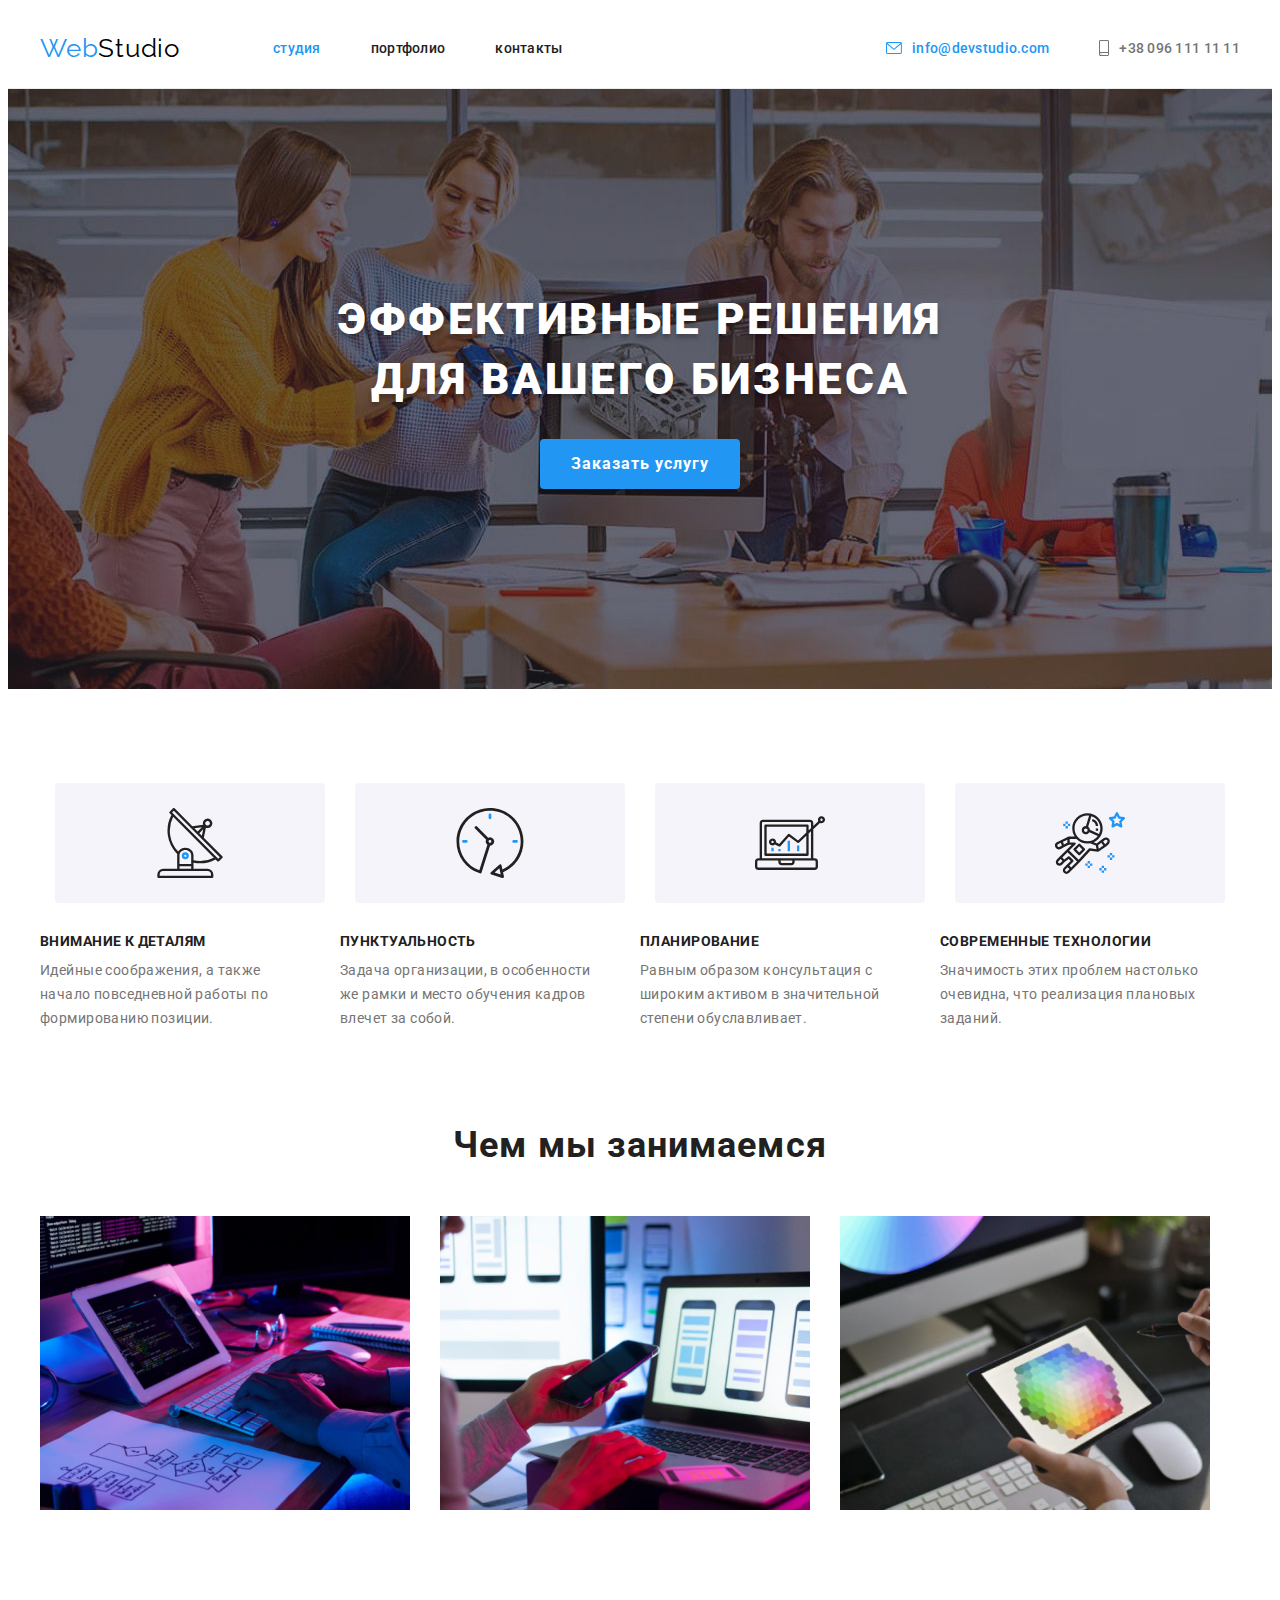
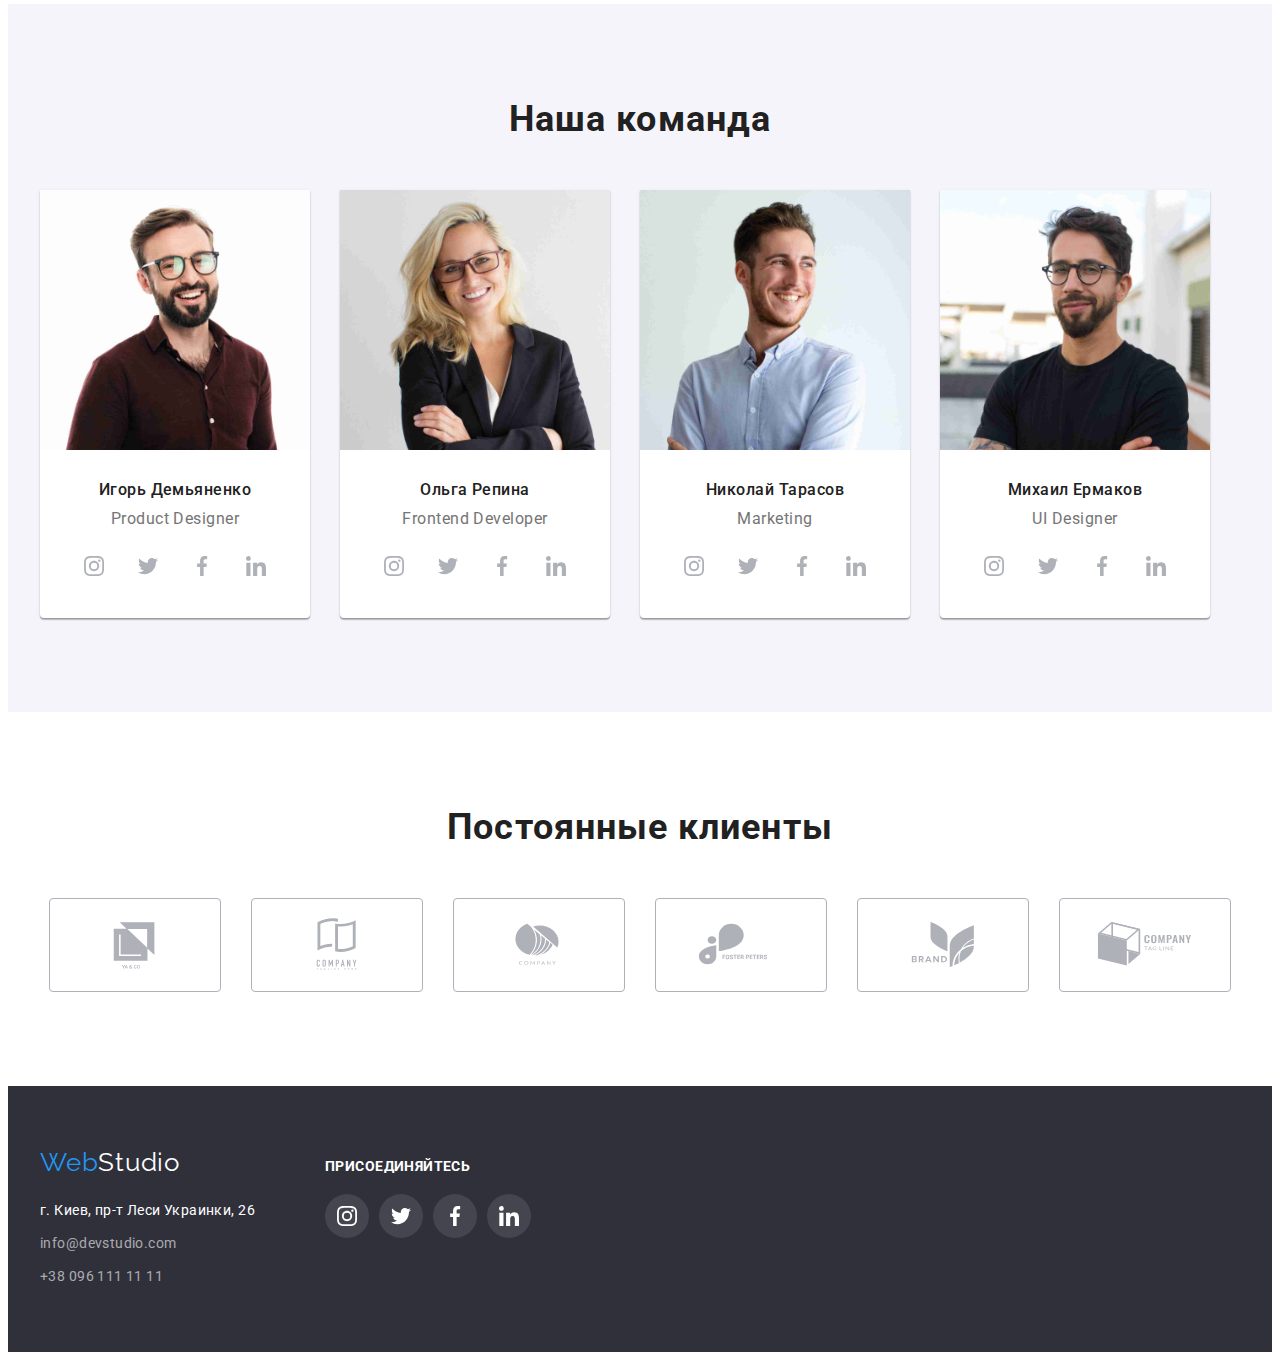
<file: index.html>
<!DOCTYPE html>
<html lang="en">
  <head>
    <meta charset="UTF-8" />
    <meta http-equiv="X-UA-Compatible" content="IE=edge" />
    <meta name="viewport" content="width=device-width, initial-scale=1.0" />
    <!-- Normalized start -->
    <link
      rel="stylesheet"
      href="https://cdnjs.cloudflare.com/ajax/libs/modern-normalize/1.1.0/modern-normalize.min.css"
      integrity="sha512-wpPYUAdjBVSE4KJnH1VR1HeZfpl1ub8YT/NKx4PuQ5NmX2tKuGu6U/JRp5y+Y8XG2tV+wKQpNHVUX03MfMFn9Q=="
      crossorigin="anonymous"
      referrerpolicy="no-referrer"
    />
    <!-- Normalized end -->

    <!-- font start -->
    <link rel="preconnect" href="https://fonts.googleapis.com" />
    <link rel="preconnect" href="https://fonts.gstatic.com" crossorigin />
    <link
      href="https://fonts.googleapis.com/css2?family=Raleway:wght@700&family=Roboto:wght@400;500;700;900&display=swap"
      rel="stylesheet"
    />
    <!-- font end -->
    <link rel="stylesheet" href=".\css\styles.css" />
    <title>Document</title>
  </head>
    <body>
      <!-- header -->
      <header class="header">
        <div class="header-container container">
        <nav class="header-nav">
          <a a class="logo link" href=".\index.html"> <span class="web">Web</span>Studio</a>
          <ul class="header-list list">
            <li class="header-item">
              <a class="header-link header-link-current link" href=".\index.html">студия</a>
            </li>
            <li class="header-item">
              <a class="header-link link" href=".\portfolio.html">портфолио</a>
            </li>
            <li class="header-item">
              <a class="header-link link" href="">контакты</a>
            </li>
          </ul>
        </nav>
        <ul class="contact-list list">
          <li class="header-item">
            <a class="header-contact header-link-current link" href="mailto:info@devstudio.com"
              >
               <svg class="header-svg" width="16" height="12">
                        <use href="./images/icons.svg#envelope"></use>
                      </svg>
              info@devstudio.com</a
            >
          </li>
          <li class="header-item">
            <a class="header-contact link" href="tel:+380961111111"> 
             <svg class="header-svg" width="10" height="16">
                        <use href="./images/icons.svg#smartphone"></use>
                      </svg>
              +38 096 111 11 11</a>
          </li>
        </ul>
        </div>
      </header>
      <!-- main content -->
      <main class="main">
        <!-- Hero section -->
        <section class="hero">
          <div class=" hero-container container">
          <h1 class="hero-tittle">Эффективные решения для вашего бизнеса</h1>
          <button class="btn" type="button">Заказать услугу</button>
          </div>
        </section>
        <!--Peculiarities  -->
        <section class="features-saction saction ">
           <div class="features-container container ">
          <h2 class="visually-hidden">Наши особенности</h2>
          <div>
                        <ul class="features-svg-list list">
                  <li class="features-svg-item">
                    <a
                      class="features-svg-link link"
                      target="_blank"
                      aria-label="antenna"
                    >
                      <svg class="socials-icon" width="70" height="70">
                        <use href="./images/icons.svg#antenna"></use>
                      </svg>
                    </a>
                  </li>
                  <li class="features-svg-item">
                    <a
                      class="features-svg-link link"
                      target="_blank"                   
                      aria-label="clock"
                    >
                      <svg class="socials-icon" width="70" height="70">
                        <use href="./images/icons.svg#clock"></use>
                      </svg>
                    </a>
                  </li>
                  <li class="features-svg-item">
                    <a
                      class="features-svg-link link"
                      target="_blank"
                      aria-label="diagram"
                    >
                      <svg class="socials-icon" width="70" height="70">
                        <use href="./images/icons.svg#diagram"></use>
                      </svg>
                    </a>
                  </li>
                  <li class="features-svg-item">
                    <a
                      class="features-svg-link link"
                      target="_blank"
                      aria-label="astronaut"
                    >
                      <svg class="socials-icon" width="70" height="70">
                        <use href="./images/icons.svg#astronaut"></use>
                      </svg>
                    </a>
                  </li>
                </ul>
          </div>
          <ul class="features-list list">
            <li class="features-item">
              <h3 class="features-txt">Внимание к деталям</h3>
              <p class="features-info">
                Идейные соображения, а также начало повседневной работы по формированию позиции.
              </p>
            </li>
            <li class="features-item">
              <h3 class="features-txt">Пунктуальность</h3>
              <p class="features-info">
                Задача организации, в особенности же рамки и место обучения кадров влечет за собой.
              </p>
            </li>
            <li class="features-item">
              <h3 class="features-txt">Планирование</h3>
              <p class="features-info">
                Равным образом консультация с широким активом в значительной степени обуславливает.
              </p>
            </li>
            <li class="features-item">
              <h3 class="features-txt">Современные технологии</h3>
              <p class="features-info">
                Значимость этих проблем настолько очевидна, что реализация плановых заданий.
              </p>
            </li>
          </ul>
          </div>
        </section>
        <!-- occupations -->
        <section class="caption saction">
           <div class="occupations-container container ">
          <h2 class="saction-tittle">Чем мы занимаемся</h2>
          <ul class="occupations-list list">
            <li>
              <img src=".\images\main\image1.jpg" alt="backend" width="370" />
            </li>
            <li>
              <img src=".\images\main\image2.jpg" alt="frontend" width="370" />
            </li>
            <li>
              <img src=".\images\main\image3.jpg" alt="designe" width="370" />
            </li>   
          </ul>
          </div>
        </section>
        <!-- team -->
        <section class="team saction">
           <div class=" team-container container ">
          <h2 class="saction-tittle">Наша команда</h2>
          <ul class="team-list list">
            <li class="team-item">
              <img
                class="team-card"
                src=".\images\main\member1.jpg"
                alt="team card 1"
                width="270px"
                height="260px"
              />
              <div class="team-wrapper">
              <h3 class="team-name">Игорь Демьяненко</h3>
              <p class="team-profession">Product Designer</p>
              <ul class="socials list">
                  <li class="socials-item">
                    <a
                      class="socials-link link"
                      href=""
                      target="_blank"
                      rel="noopener noreferrer"
                      aria-label="instagram"
                    >
                      <svg class="socials-icon" width="20" height="20">
                        <use href="./images/icons.svg#instagram"></use>
                      </svg>
                    </a>
                  </li>
                  <li class="socials-item">
                    <a
                      class="socials-link link"
                      href=""
                      target="_blank"
                      rel="noopener noreferrer"
                      aria-label="twitter"
                    >
                      <svg class="socials-icon" width="20" height="20">
                        <use href="./images/icons.svg#twitter"></use>
                      </svg>
                    </a>
                  </li>
                  <li class="socials-item">
                    <a
                      class="socials-link link"
                      href=""
                      target="_blank"
                      rel="noopener noreferrer"
                      aria-label="facebook"
                    >
                      <svg class="socials-icon" width="20" height="20">
                        <use href="./images/icons.svg#facebook"></use>
                      </svg>
                    </a>
                  </li>
                  <li class="socials-item">
                    <a
                      class="socials-link link"
                      href=""
                      target="_blank"
                      rel="noopener noreferrer"
                      aria-label="linkedin"
                    >
                      <svg class="socials-icon" width="20" height="20">
                        <use href="./images/icons.svg#linkedin"></use>
                      </svg>
                    </a>
                  </li>
                </ul>
              </div>
            </li>
            <li class="team-item">
              <img
                class="team-card"
                src=".\images\main\member2.jpg"
                alt="team card 2"
                width="270px"
                height="260px"
              />
              <div class="team-wrapper">
              <h3 class="team-name">Ольга Репина</h3>
              <p class="team-profession">Frontend Developer</p>
              <ul class="socials list">
                  <li class="socials-item">
                    <a
                      class="socials-link link"
                      href=""
                      target="_blank"
                      rel="noopener noreferrer"
                      aria-label="instagram"
                    >
                      <svg class="socials-icon" width="20" height="20">
                        <use href="./images/icons.svg#instagram"></use>
                      </svg>
                    </a>
                  </li>
                  <li class="socials-item">
                    <a
                      class="socials-link link"
                      href=""
                      target="_blank"
                      rel="noopener noreferrer"
                      aria-label="twitter"
                    >
                      <svg class="socials-icon" width="20" height="20">
                        <use href="./images/icons.svg#twitter"></use>
                      </svg>
                    </a>
                  </li>
                  <li class="socials-item">
                    <a
                      class="socials-link link"
                      href=""
                      target="_blank"
                      rel="noopener noreferrer"
                      aria-label="facebook"
                    >
                      <svg class="socials-icon" width="20" height="20">
                        <use href="./images/icons.svg#facebook"></use>
                      </svg>
                    </a>
                  </li>
                  <li class="socials-item">
                    <a
                      class="socials-link link"
                      href=""
                      target="_blank"
                      rel="noopener noreferrer"
                      aria-label="linkedin"
                    >
                      <svg class="socials-icon" width="20" height="20">
                        <use href="./images/icons.svg#linkedin"></use>
                      </svg>
                    </a>
                  </li>
                </ul>
              
              </div>
            </li>
            <li class="team-item">
              <img
                class="team-card"
                src=".\images\main\member3.jpg"
                alt="team card 3"
                width="270px"
                height="260px"
              />
              <div class="team-wrapper">
              <h3 class="team-name"> Николай Тарасов</h3>
              <p class="team-profession">Marketing</p>
              <ul class="socials list">
                  <li class="socials-item">
                    <a
                      class="socials-link link"
                      href=""
                      target="_blank"
                      rel="noopener noreferrer"
                      aria-label="instagram"
                    >
                      <svg class="socials-icon" width="20" height="20">
                        <use href="./images/icons.svg#instagram"></use>
                      </svg>
                    </a>
                  </li>
                  <li class="socials-item">
                    <a
                      class="socials-link link"
                      href=""
                      target="_blank"
                      rel="noopener noreferrer"
                      aria-label="twitter"
                    >
                      <svg class="socials-icon" width="20" height="20">
                        <use href="./images/icons.svg#twitter"></use>
                      </svg>
                    </a>
                  </li>
                  <li class="socials-item">
                    <a
                      class="socials-link link"
                      href=""
                      target="_blank"
                      rel="noopener noreferrer"
                      aria-label="facebook"
                    >
                      <svg class="socials-icon" width="20" height="20">
                        <use href="./images/icons.svg#facebook"></use>
                      </svg>
                    </a>
                  </li>
                  <li class="socials-item">
                    <a
                      class="socials-link link"
                      href=""
                      target="_blank"
                      rel="noopener noreferrer"
                      aria-label="linkedin"
                    >
                      <svg class="socials-icon" width="20" height="20">
                        <use href="./images/icons.svg#linkedin"></use>
                      </svg>
                    </a>
                  </li>
                </ul>
              </div>
            </li>
            <li class="team-item">
              <img
                class="team-card"
                src=".\images\main\member4.jpg"
                alt="team card 4"
                width="270px"
                height="260px"
              />
              <div class="team-wrapper">
              <h3 class="team-name">Михаил Ермаков</h3>
              <p class="team-profession">UI Designer</p>
              <ul class="socials list">
                  <li class="socials-item">
                    <a
                      class="socials-link link"
                      href=""
                      target="_blank"
                      rel="noopener noreferrer"
                      aria-label="instagram"
                    >
                      <svg class="socials-icon" width="20" height="20">
                        <use href="./images/icons.svg#instagram"></use>
                      </svg>
                    </a>
                  </li>
                  <li class="socials-item">
                    <a
                      class="socials-link link"
                      href=""
                      target="_blank"
                      rel="noopener noreferrer"
                      aria-label="twitter"
                    >
                      <svg class="socials-icon" width="20" height="20">
                        <use href="./images/icons.svg#twitter"></use>
                      </svg>
                    </a>
                  </li>
                  <li class="socials-item">
                    <a
                      class="socials-link link"
                      href=""
                      target="_blank"
                      rel="noopener noreferrer"
                      aria-label="facebook"
                    >
                      <svg class="socials-icon" width="20" height="20">
                        <use href="./images/icons.svg#facebook"></use>
                      </svg>
                    </a>
                  </li>
                  <li class="socials-item">
                    <a
                      class="socials-link link"
                      href=""
                      target="_blank"
                      rel="noopener noreferrer"
                      aria-label="linkedin"
                    >
                      <svg class="socials-icon" width="20" height="20">
                        <use href="./images/icons.svg#linkedin"></use>
                      </svg>
                    </a>
                  </li>
                </ul>
            </div>
            </li>
          </ul>
          </div>
        </section>
        <!-- clients saction -->
        <section class="clients-saction saction">
          <div class="clients-container container">
            <h2 class="saction-tittle"> Постоянные клиенты</h2>
                   <ul class="clients-list list">
                  <li class="clients-item">
                    <a
                      class="clients-link link"
                      href=""
                      target="_blank"
                      rel="noopener noreferrer"
                      aria-label="logo1"
                    >
                      <svg class="clients-icon" width="106" height="60">
                        <use href="./images/icons.svg#logo1"></use>
                      </svg>
                    </a>
                  </li>
                  <li class="clients-item">
                    <a
                      class="clients-link link"
                      href=""
                      target="_blank"
                      rel="noopener noreferrer"
                      aria-label="logo2"
                    >
                      <svg class="clients-icon" width="106" height="60">
                        <use href="./images/icons.svg#logo2"></use>
                      </svg>
                    </a>
                  </li>
                  <li class="clients-item">
                    <a
                      class="clients-link link"
                      href=""
                      target="_blank"
                      rel="noopener noreferrer"
                      aria-label="logo3"
                    >
                      <svg class="clients-icon" width="106" height="60">
                        <use href="./images/icons.svg#logo3"></use>
                      </svg>
                    </a>
                  </li>
                  <li class="clients-item">
                    <a
                      class="clients-link link"
                      href=""
                      target="_blank"
                      rel="noopener noreferrer"
                      aria-label="logo4"
                    >
                      <svg class="clients-icon" width="106" height="60">
                        <use href="./images/icons.svg#logo4"></use>
                      </svg>
                    </a>
                  </li>
                  <li class="clients-item">
                    <a
                      class="clients-link link"
                      href=""
                      target="_blank"
                      rel="noopener noreferrer"
                      aria-label="logo5"
                    >
                      <svg class="clients-icon" width="106" height="60">
                        <use href="./images/icons.svg#logo5"></use>
                      </svg>
                    </a>
                  </li>
                  <li class="clients-item">
                    <a
                      class="clients-link link"
                      href=""
                      target="_blank"
                      rel="noopener noreferrer"
                      aria-label="logo6"
                    >
                      <svg class="clients-icon" width="106" height="60">
                        <use href="./images/icons.svg#logo6"></use>
                      </svg>
                    </a>
                  </li>
                </ul>
          </div>
        </section>
      </main>
      <!-- footer -->
      <footer class="footer">
         <div class="footer-container container">
          <div>
        <a class="footer-logo link" href="index.html"><span class="web">Web</span>Studio</a>
        <address class="address">
          <ul class="address-list list">
            <li class="address-item">
              <a class="footer-link-geo link" href="https://goo.gl/maps/VQwM4wYodzAUSdx47"
                >г. Киев, пр-т Леси Украинки, 26</a
              >
            </li>
            <li class="address-item">
              <a class="footer-link-contact link" href="mailto:info@devstudio.com"
                >info@devstudio.com</a
              >
            </li>
            <li class="address-item">
              <a class="footer-link-contact link" href="tel:+380961111111">+38 096 111 11 11</a>
            </li>            
          </ul>
         </address>
          </div>
          <div class="footer-svg">
            <p class="footer-slogan">присоединяйтесь</p>
          <ul class="footer-svg-list list">
              <li class="footer-svg-item">
               <a class="footer-svg-link link"
                  href=""
                  target="_blank"
                  rel="noopener noreferrer"
                  aria-label="instagram"
                    >
                      <svg class="footer-svg-icon" width="20" height="20">
                        <use href="./images/icons.svg#instagram"></use>
                      </svg>
                    </a>
                  </li>
                  <li class="footer-svg-item">
                    <a class="footer-svg-link link"
                      href=""
                      target="_blank"
                      rel="noopener noreferrer"
                      aria-label="twitter"
                    >
                      <svg class="footer-svg-icon" width="20" height="20">
                        <use href="./images/icons.svg#twitter"></use>
                      </svg>
                    </a>
                  </li>
                  <li class="footer-svg-item">
                    <a class="footer-svg-link link"
                      href=""
                      target="_blank"
                      rel="noopener noreferrer"
                      aria-label="facebook"
                    >
                      <svg class="footer-svg-icon" width="20" height="20">
                        <use href="./images/icons.svg#facebook"></use>
                      </svg>
                    </a>
                  </li>
                  <li class="footer-svg-item">
                    <a class="footer-svg-link link"
                      href=""
                      target="_blank"
                      rel="noopener noreferrer"
                      aria-label="linkedin"
                    >
                      <svg class="footer-svg-icon" width="20" height="20">
                        <use href="./images/icons.svg#linkedin"></use>
                      </svg>
                    </a>
                </li>
            </ul>
        </div>
        </div>
      </footer>
    </body>
  </div>
</html>
</file>
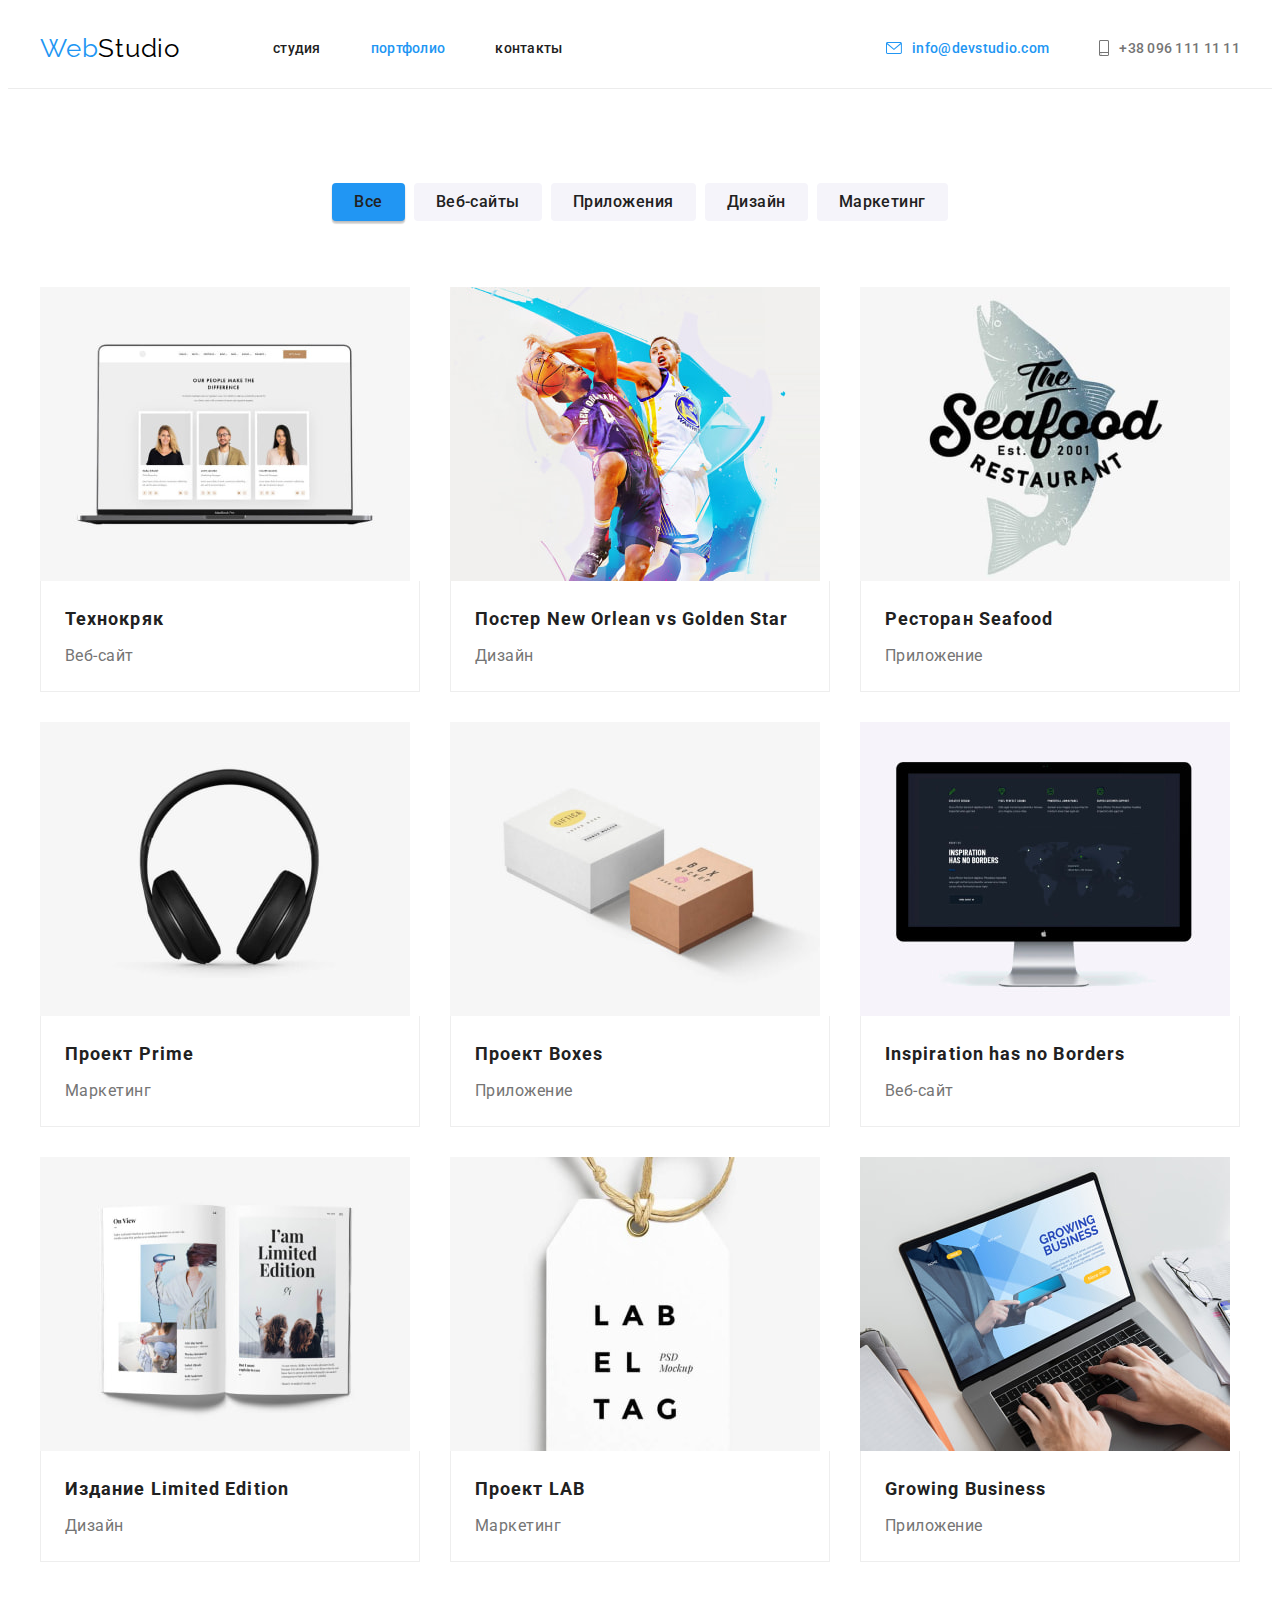
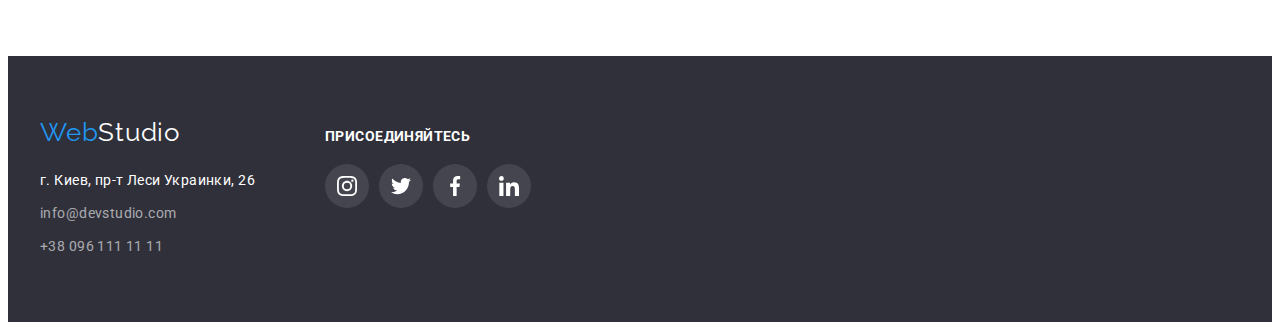
<file: portfolio.html>
<!DOCTYPE html>
<html lang="en">
  <head>
    <meta charset="UTF-8" />
    <meta http-equiv="X-UA-Compatible" content="IE=edge" />
    <meta name="viewport" content="width=device-width, initial-scale=1.0" />
    <!-- Normalized start -->
    <link
      rel="stylesheet"
      href="https://cdnjs.cloudflare.com/ajax/libs/modern-normalize/1.1.0/modern-normalize.min.css"
      integrity="sha512-wpPYUAdjBVSE4KJnH1VR1HeZfpl1ub8YT/NKx4PuQ5NmX2tKuGu6U/JRp5y+Y8XG2tV+wKQpNHVUX03MfMFn9Q=="
      crossorigin="anonymous"
      referrerpolicy="no-referrer"
    />
    <!-- Normalized end -->

    <!-- font start -->
    <link rel="preconnect" href="https://fonts.googleapis.com" />
    <link rel="preconnect" href="https://fonts.gstatic.com" crossorigin />
    <link
      href="https://fonts.googleapis.com/css2?family=Raleway:wght@700&family=Roboto:wght@400;500;700;900&display=swap"
      rel="stylesheet"
    />
    <!-- font end -->
    <link rel="stylesheet" href=".\css\styles.css" />
    <title>Portfolio</title>
  </head>
  <body>
    <!-- header -->
    <header class="header">
      <div class="header-container container">
        <nav class="header-nav">
          <a a class="logo link" href=".\index.html"> <span class="web">Web</span>Studio</a>
          <ul class="header-list list">
            <li class="header-item">
              <a class="header-link link" href=".\index.html">студия</a>
            </li>
            <li class="header-item">
              <a class="header-link header-link-current link" href=".\portfolio.html">портфолио</a>
            </li>
            <li class="header-item">
              <a class="header-link link" href="">контакты</a>
            </li>
          </ul>
        </nav>
        <ul class="contact-list list">
          <li class="header-item">
            <a class="header-contact header-link-current link" href="mailto:info@devstudio.com">
              <svg class="header-svg" width="16" height="12">
                <use href="./images/icons.svg#envelope"></use>
              </svg>
              info@devstudio.com</a
            >
          </li>
          <li class="header-item">
            <a class="header-contact link" href="tel:+380961111111">
              <svg class="header-svg" width="10" height="16">
                <use href="./images/icons.svg#smartphone"></use>
              </svg>
              +38 096 111 11 11</a
            >
          </li>
        </ul>
      </div>
    </header>
    <!-- main -->
    <main class="main">
      <!--portfolio buttons  -->
      <section class="main-nav-toggle saction">
        <div class="main-nav-container container">
          <ul class="main-nav-list list">
            <li class="main-nav-item item">
              <button class="main-nav-btn btn-current" type="button">Все</button>
            </li>
            <li class="main-nav-item item">
              <button class="main-nav-btn" type="button">Веб-сайты</button>
            </li>
            <li class="main-nav-item item">
              <button class="main-nav-btn" type="button">Приложения</button>
            </li>
            <li class="main-nav-item item">
              <button class="main-nav-btn" type="button">Дизайн</button>
            </li>
            <li class="main-nav-item item">
              <button class="main-nav-btn" type="button">Маркетинг</button>
            </li>
          </ul>
          <!-- portfolio projects -->
          <h1 class="visually-hidden">Портфолио</h1>
          <ul class="portfolio-list list">
            <li class="portfolio-item item">
              <a class="portfolio-link link" href="">
                <img
                  class="portfolio-img"
                  src=".\images\portfolio\img1.jpg"
                  alt="project images"
                  width="370"
                  height="294px"
                />
                <div class="portfolio-wraper">
                  <h2 class="portfolio-project">Технокряк</h2>
                  <p class="portfolio-descr">Веб-сайт</p>
                </div>
              </a>
            </li>
            <li class="portfolio-item item">
              <a class="portfolio-link link" href="">
                <img
                  class="portfolio-img"
                  src=".\images\portfolio\img2.jpg"
                  alt="project images"
                  width="370"
                  height="294px"
                />
                <div class="portfolio-wraper">
                  <h2 class="portfolio-project">Постер New Orlean vs Golden Star</h2>
                  <p class="portfolio-descr">Дизайн</p>
                </div>
              </a>
            </li>
            <li class="portfolio-item item">
              <a class="portfolio-link link" href="">
                <img
                  class="portfolio-img"
                  src=".\images\portfolio\img3.jpg"
                  alt="project images"
                  width="370"
                  height="294px"
                />
                <div class="portfolio-wraper">
                  <h2 class="portfolio-project">Ресторан Seafood</h2>
                  <p class="portfolio-descr">Приложение</p>
                </div>
              </a>
            </li>
            <li class="portfolio-item item">
              <a class="portfolio-link link" href="">
                <img
                  class="portfolio-img"
                  src=".\images\portfolio\img4.jpg"
                  alt="project images"
                  width="370"
                  height="294px"
                />
                <div class="portfolio-wraper">
                  <h2 class="portfolio-project">Проект Prime</h2>
                  <p class="portfolio-descr">Маркетинг</p>
                </div>
              </a>
            </li>
            <li class="portfolio-item item">
              <a class="portfolio-link link" href="">
                <img
                  class="portfolio-img"
                  src=".\images\portfolio\img5.jpg"
                  alt="project images"
                  width="370"
                  height="294px"
                />
                <div class="portfolio-wraper">
                  <h2 class="portfolio-project">Проект Boxes</h2>
                  <p class="portfolio-descr">Приложение</p>
                </div>
              </a>
            </li>
            <li class="portfolio-item item">
              <a class="portfolio-link link" href="">
                <img
                  class="portfolio-img"
                  src=".\images\portfolio\img6.jpg"
                  alt="project images"
                  width="370"
                  height="294px"
                />
                <div class="portfolio-wraper">
                  <h2 class="portfolio-project">Inspiration has no Borders</h2>
                  <p class="portfolio-descr">Веб-сайт</p>
                </div>
              </a>
            </li>
            <li class="portfolio-item item">
              <a class="portfolio-link link" href="">
                <img
                  class="portfolio-img"
                  src=".\images\portfolio\img7.jpg"
                  alt="project images"
                  width="370"
                  height="294px"
                />
                <div class="portfolio-wraper">
                  <h2 class="portfolio-project">Издание Limited Edition</h2>
                  <p class="portfolio-descr">Дизайн</p>
                </div>
              </a>
            </li>
            <li class="portfolio-item item">
              <a class="portfolio-link link" href="">
                <img
                  class="portfolio-img"
                  src=".\images\portfolio\img8.jpg"
                  alt="project images"
                  width="370"
                  height="294px"
                />
                <div class="portfolio-wraper">
                  <h2 class="portfolio-project">Проект LAB</h2>
                  <p class="portfolio-descr">Маркетинг</p>
                </div>
              </a>
            </li>
            <li class="portfolio-item item">
              <a class="portfolio-link link" href="">
                <img
                  class="portfolio-img"
                  src=".\images\portfolio\img9.jpg"
                  alt="project images"
                  width="370px"
                  height="294px"
                />
                <div class="portfolio-wraper">
                  <h2 class="portfolio-project">Growing Business</h2>
                  <p class="portfolio-descr">Приложение</p>
                </div>
              </a>
            </li>
          </ul>
        </div>
      </section>
    </main>
    <!-- footer -->
    <footer class="footer">
      <div class="footer-container container">
        <div>
          <a class="footer-logo link" href="index.html"><span class="web">Web</span>Studio</a>
          <address class="address">
            <ul class="address-list list">
              <li class="address-item">
                <a class="footer-link-geo link" href="https://goo.gl/maps/VQwM4wYodzAUSdx47"
                  >г. Киев, пр-т Леси Украинки, 26</a
                >
              </li>
              <li class="address-item">
                <a class="footer-link-contact link" href="mailto:info@devstudio.com"
                  >info@devstudio.com</a
                >
              </li>
              <li class="address-item">
                <a class="footer-link-contact link" href="tel:+380961111111">+38 096 111 11 11</a>
              </li>
            </ul>
          </address>
        </div>
        <div class="footer-svg">
          <p class="footer-slogan">присоединяйтесь</p>
          <ul class="footer-svg-list list">
            <li class="footer-svg-item">
              <a
                class="footer-svg-link link"
                href=""
                target="_blank"
                rel="noopener noreferrer"
                aria-label="instagram"
              >
                <svg class="footer-svg-icon" width="20" height="20">
                  <use href="./images/icons.svg#instagram"></use>
                </svg>
              </a>
            </li>
            <li class="footer-svg-item">
              <a
                class="footer-svg-link link"
                href=""
                target="_blank"
                rel="noopener noreferrer"
                aria-label="twitter"
              >
                <svg class="footer-svg-icon" width="20" height="20">
                  <use href="./images/icons.svg#twitter"></use>
                </svg>
              </a>
            </li>
            <li class="footer-svg-item">
              <a
                class="footer-svg-link link"
                href=""
                target="_blank"
                rel="noopener noreferrer"
                aria-label="facebook"
              >
                <svg class="footer-svg-icon" width="20" height="20">
                  <use href="./images/icons.svg#facebook"></use>
                </svg>
              </a>
            </li>
            <li class="footer-svg-item">
              <a
                class="footer-svg-link link"
                href=""
                target="_blank"
                rel="noopener noreferrer"
                aria-label="linkedin"
              >
                <svg class="footer-svg-icon" width="20" height="20">
                  <use href="./images/icons.svg#linkedin"></use>
                </svg>
              </a>
            </li>
          </ul>
        </div>
      </div>
    </footer>
  </body>
</html>
</file>
